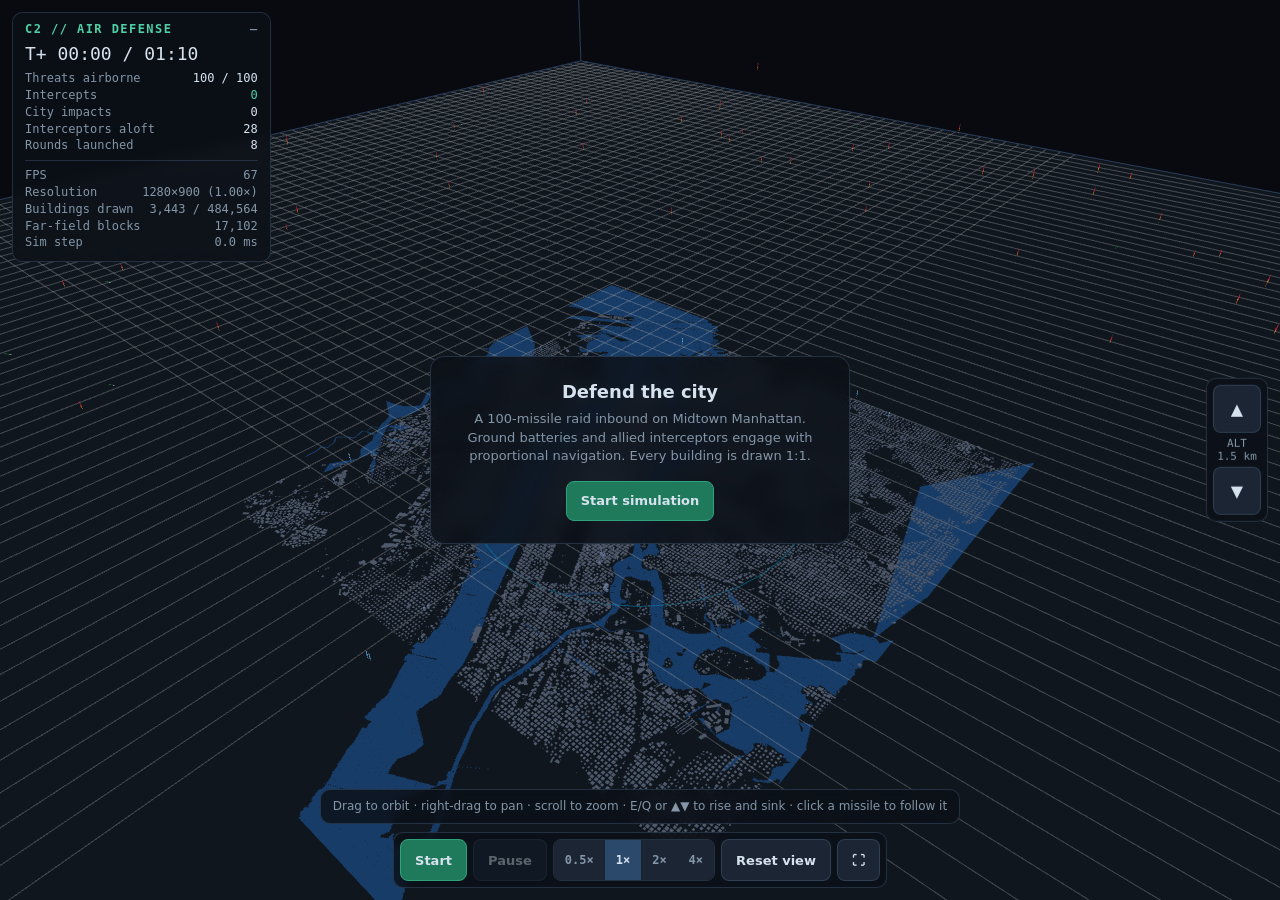
<file: play/defense-simulation/index.html>
<!doctypehtml><html lang=en><head><meta charset=utf-8><meta content="width=device-width,initial-scale=1,viewport-fit=cover"name=viewport><title>Defense Simulation</title><meta content="Missile-defense engagement over a 1:1 New York City, simulated in C++ and running in the browser via WebAssembly."name=description><style>:root{--bg:#080a10;--panel:rgba(12, 16, 24, 0.82);--line:rgba(120, 160, 200, 0.22);--text:#d6e2ee;--dim:#8496a8;--accent:#4fd1a5;--warn:#ffb347;--bad:#ff6b5a;--mono:ui-monospace,SFMono-Regular,Menlo,Consolas,monospace}*{box-sizing:border-box}body,html{margin:0;height:100%;overflow:hidden;background:var(--bg);color:var(--text);font:14px/1.4 system-ui,-apple-system,"Segoe UI",Roboto,sans-serif;-webkit-tap-highlight-color:transparent;user-select:none;-webkit-user-select:none}canvas#canvas{position:fixed;inset:0;width:100%;height:100%;display:block;touch-action:none;outline:0;cursor:grab}canvas#canvas:active{cursor:grabbing}.panel{position:fixed;background:var(--panel);border:1px solid var(--line);border-radius:10px;backdrop-filter:blur(6px);-webkit-backdrop-filter:blur(6px)}#hud{top:max(12px,env(safe-area-inset-top));left:max(12px,env(safe-area-inset-left));padding:10px 12px;min-width:210px;font-family:var(--mono);font-size:12px}#hud h1{margin:0 0 6px;font:600 12px/1 var(--mono);letter-spacing:.12em;color:var(--accent)}#hud .row{display:flex;justify-content:space-between;gap:16px}#hud .row span:first-child{color:var(--dim)}#hud .perf{margin-top:6px;padding-top:6px;border-top:1px solid var(--line);color:var(--dim)}#hud .clock{font-size:18px;color:var(--text);margin-bottom:4px}#hud button.collapse{position:absolute;top:6px;right:6px;border:0;background:0 0;color:var(--dim);font:14px var(--mono);cursor:pointer;padding:2px 6px}#hud.collapsed .body{display:none}#hud.collapsed{min-width:0}#dock{position:fixed;left:0;right:0;bottom:max(12px,env(safe-area-inset-bottom));display:flex;flex-direction:column;align-items:center;gap:8px;pointer-events:none;padding:0 12px}#dock>*{pointer-events:auto}#controls{position:static;display:flex;gap:6px;padding:6px;flex-wrap:wrap;justify-content:center;max-width:100%}button.ctl{border:1px solid var(--line);background:rgba(30,40,56,.9);color:var(--text);border-radius:8px;padding:9px 14px;font:600 13px system-ui,sans-serif;cursor:pointer;min-height:40px;touch-action:manipulation}button.ctl:hover{background:rgba(44,58,80,.95)}button.ctl:disabled{opacity:.4;cursor:default}button.ctl.primary{background:#1f7a5c;border-color:#2fa37c}button.ctl.primary:hover{background:#26906c}.speed{display:flex;border:1px solid var(--line);border-radius:8px;overflow:hidden}.speed button{border:0;background:rgba(30,40,56,.9);color:var(--dim);padding:0 11px;font:600 12px var(--mono);cursor:pointer;min-height:40px}.speed button.on{background:#2b4a6b;color:var(--text)}#freeCam{display:none}#freeCam.show{display:inline-block}#speedCycle,.ico{display:none}#hint{position:static;padding:8px 12px;font-size:12px;color:var(--dim);text-align:center;transition:opacity .6s}#hint.gone{opacity:0;pointer-events:none}#overlay{position:fixed;inset:0;display:flex;align-items:center;justify-content:center;pointer-events:none;padding:16px}#card{pointer-events:auto;background:var(--panel);border:1px solid var(--line);border-radius:14px;padding:22px 24px;width:min(420px,100%);text-align:center;backdrop-filter:blur(8px);-webkit-backdrop-filter:blur(8px)}#card h2{margin:0 0 6px;font-size:18px}#card p{margin:0 0 16px;color:var(--dim);font-size:13px}#card .stats{font-family:var(--mono);font-size:13px;margin:0 0 16px;color:var(--text)}.bar{height:6px;border-radius:3px;background:rgba(120,160,200,.15);overflow:hidden}.bar>div{height:100%;width:0%;background:var(--accent);transition:width .2s}#overlay.hidden{display:none}#lift{top:50%;right:max(12px,env(safe-area-inset-right));transform:translateY(-50%);display:flex;flex-direction:column;align-items:center;gap:4px;padding:6px}#lift button.ctl{width:48px;min-height:48px;padding:0;font-size:16px;touch-action:none}#lift .alt{font:11px/1.2 var(--mono);color:var(--dim);text-align:center}.good{color:var(--accent)}.warn{color:var(--warn)}.bad{color:var(--bad)}@media (max-width:560px){#hud{min-width:0;font-size:11px;line-height:1.3;padding:8px 10px}#hud .row{gap:10px}#hud .clock{font-size:15px;padding-right:18px}#hud .perf{margin-top:4px;padding-top:4px}#controls{flex-wrap:nowrap}button.ctl{padding:8px 11px;font-size:13px;min-width:44px;min-height:44px}.speed{display:none}#speedCycle,.ico{display:inline}#speedCycle{display:inline-block;font-family:var(--mono)}.lbl{display:none}}</style></head><body><canvas id=canvas oncontextmenu=event.preventDefault() tabindex=-1></canvas><div class=panel id=hud><button class=collapse id=hudToggle aria-label="Collapse panel">−</button><h1>C2 // AIR DEFENSE</h1><div class=body><div class=clock id=hClock>T+ 00:00</div><div class=row><span>Threats airborne</span><span id=hThreats>-</span></div><div class=row><span>Intercepts</span><span id=hIntercepts class=good>0</span></div><div class=row><span>City impacts</span><span id=hLosses>0</span></div><div class="row extra"><span>Interceptors aloft</span><span id=hInterceptors>-</span></div><div class="row extra"><span>Rounds launched</span><span id=hLaunched>-</span></div><div class=perf><div class=row><span>FPS</span><span id=hFps>-</span></div><div class=row><span>Resolution</span><span id=hRes>-</span></div><div class=row><span>Buildings drawn</span><span id=hDrawn>-</span></div><div class=row><span>Far-field blocks</span><span id=hBlocks>-</span></div><div class=row><span>Sim step</span><span id=hSim>-</span></div></div></div></div><div class=panel id=lift><button class=ctl id=liftUp aria-label="Raise camera"title="Raise camera (E / Page Up)">▲</button><div class=alt id=hAlt>ALT<br>1.5 km</div><button class=ctl id=liftDown aria-label="Lower camera"title="Lower camera (Q / Page Down)">▼</button></div><div id=dock><div class=panel id=hint></div><div class=panel id=controls><button class="ctl primary"id=startBtn disabled>Start</button> <button class=ctl id=pauseBtn disabled>Pause</button><div class=speed id=speed><button data-s=0.5>0.5×</button><button class=on data-s=1>1×</button><button data-s=2>2×</button><button data-s=4>4×</button></div><button class=ctl id=speedCycle aria-label="Playback speed">1×</button> <button class=ctl id=freeCam aria-label="Free camera"><span class=lbl>Free camera</span><span class=ico>✕</span></button> <button class=ctl id=resetView aria-label="Reset view"><span class=lbl>Reset view</span><span class=ico>⟲</span></button> <button class=ctl id=fsBtn aria-label=Fullscreen>⛶</button></div></div><div id=overlay><div id=card><h2 id=cardTitle>Loading simulation</h2><p id=cardText>Downloading the simulation and the 1:1 New York City map…</p><div class=stats id=cardStats hidden></div><div class=bar id=cardBar><div id=cardBarFill></div></div><button class="ctl primary"id=cardBtn hidden>Start simulation</button></div></div><script>!function(){"use strict";var e=function(e){return document.getElementById(e)},t=e("canvas"),n=!1,i=0,o=!1,a=window.matchMedia&&window.matchMedia("(pointer: coarse)").matches,r=.25;function d(){return Math.min(window.devicePixelRatio||1,3)}var s=Math.min(d(),2),l=d();function c(){return s}if(window.desiredCanvasWidth=function(){return Math.max(1,Math.round(window.innerWidth*c()))},window.desiredCanvasHeight=function(){return Math.max(1,Math.round(window.innerHeight*c()))},!document.createElement("canvas").getContext("webgl2"))return u("WebGL2 not available","This simulation needs a browser with WebGL2 (any current Chrome, Edge, Firefox, or Safari 15+).",null),void(e("cardBar").hidden=!0);function u(t,n,i,o){e("overlay").classList.remove("hidden"),e("cardTitle").textContent=t,e("cardText").textContent=n,e("cardBtn").hidden=!i,i&&(e("cardBtn").textContent=i),e("cardStats").hidden=!o,o&&(e("cardStats").innerHTML=o)}function h(){e("overlay").classList.add("hidden")}function w(e){return e=Math.max(0,Math.floor(e)),String(Math.floor(e/60)).padStart(2,"0")+":"+String(e%60).padStart(2,"0")}window.simReady=function(){n=!0,e("cardBar").hidden=!0,e("startBtn").disabled=!1,u("Defend the city","A 100-missile raid inbound on Midtown Manhattan. Ground batteries and allied interceptors engage with proportional navigation. Every building is drawn 1:1.","Start simulation")},window.simFailed=function(t){u("Something went wrong",t,null),e("cardBar").hidden=!0},window.hudUpdate=function(a){if(i=a.state,e("hClock").textContent="T+ "+w(a.t)+" / "+w(a.total),e("hThreats").textContent=a.hostiles+" / "+a.threatsTotal,e("hIntercepts").textContent=a.intercepts,e("hLosses").textContent=a.losses,e("hLosses").className=a.losses>0?"bad":"",e("hInterceptors").textContent=a.interceptors,e("hLaunched").textContent=a.launched,e("hFps").textContent=Math.round(a.fps),e("hRes").textContent=t.width+"×"+t.height+" ("+s.toFixed(2)+"×)",function(e,t){if(!n||document.hidden)return;var i=performance.now();if(i-T<1500)return;e<55?(k=0,B||(B=i),i-B>1500&&s>1&&(l=Math.max(1,s-r),F(s-r))):e>=57&&t<=1.05?(B=0,k||(k=i),i-k>3e3&&s<l&&F(s+r)):k=B=0}(a.fps,a.pxMin),e("hDrawn").textContent=a.drawn.toLocaleString()+" / "+a.buildings.toLocaleString(),e("hBlocks").textContent=a.massing.toLocaleString(),e("hSim").textContent=a.simMs.toFixed(1)+" ms",e("hAlt").innerHTML="ALT<br>"+a.alt.toFixed(1)+" km",o=!!a.following,e("freeCam").classList.toggle("show",o),e("startBtn").textContent=0===i?"Start":"Restart",e("pauseBtn").disabled=!(1===i||2===i),e("pauseBtn").textContent=2===i?"Resume":"Pause",3===i&&!f){f=!0;var d=0===a.losses;u(d?"City defended":"Engagement complete","The raid is over. Restart to run it again, or keep flying the camera around.","Restart",'<span class="good">'+a.intercepts+'</span> intercepts &middot; <span class="'+(d?"":"bad")+'">'+a.losses+"</span> city impacts &middot; "+a.launched+" rounds fired")}};var f=!1;function p(){n&&(f=!1,h(),Module._web_start())}e("cardBtn").onclick=function(){3===i&&h(),p()},e("startBtn").onclick=p,e("pauseBtn").onclick=function(){n&&Module._web_set_paused(1===i?1:0)},e("resetView").onclick=function(){n&&Module._web_reset_view()},e("freeCam").onclick=function(){n&&Module._web_free_camera()},e("hudToggle").onclick=function(){var t=e("hud").classList.toggle("collapsed");e("hudToggle").innerHTML=t?"+":"&minus;"};var m=[.5,1,2,4],v=1;function g(t){v=t,Array.prototype.forEach.call(e("speed").children,(function(e,n){e.classList.toggle("on",n===t)})),e("speedCycle").innerHTML=m[t]+"&times;",n&&Module._web_set_speed(m[t])}Array.prototype.forEach.call(e("speed").children,(function(e,t){e.onclick=function(){g(t)}})),[["liftUp",1],["liftDown",-1]].forEach((function(t){var i=e(t[0]);i.addEventListener("pointerdown",(function(e){n&&(i.setPointerCapture(e.pointerId),Module._web_set_lift(t[1]),M())})),["pointerup","pointercancel","lostpointercapture"].forEach((function(e){i.addEventListener(e,(function(){n&&Module._web_set_lift(0)}))})),i.addEventListener("contextmenu",(function(e){e.preventDefault()}))})),e("speedCycle").onclick=function(){g((v+1)%m.length)},e("hint").textContent=a?"Drag to orbit · two fingers to pan and pinch to zoom · ▲▼ to rise and sink · tap a missile to follow it":"Drag to orbit · right-drag to pan · scroll to zoom · E/Q or ▲▼ to rise and sink · click a missile to follow it",!(!document.documentElement.requestFullscreen&&!document.documentElement.webkitRequestFullscreen)||(e("fsBtn").hidden=!0),e("fsBtn").onclick=function(){var e=document,t=e.documentElement;e.fullscreenElement||e.webkitFullscreenElement?(e.exitFullscreen||e.webkitExitFullscreen).call(e):(t.requestFullscreen||t.webkitRequestFullscreen).call(t)},window.addEventListener("keydown",(function(t){n&&"INPUT"!==t.target.tagName&&("Space"===t.code?(t.preventDefault(),0===i?p():e("pauseBtn").click()):"KeyR"===t.code?p():"KeyF"!==t.code&&"Escape"!==t.code||Module._web_free_camera())}));var x=null;function M(){x||(x=setTimeout((function(){e("hint").classList.add("gone")}),2500))}var b=new Map,y=null;function _(){var e=Array.from(b.values());return{d:Math.hypot(e[0].x-e[1].x,e[0].y-e[1].y),mx:(e[0].x+e[1].x)/2,my:(e[0].y+e[1].y)/2}}var C=null;function L(){n&&Module._web_hover(-1,-1,0)}function E(e){if(b.has(e.pointerId)){if(b.delete(e.pointerId),y&&!y.moved&&0===b.size&&performance.now()-y.t<450){var n=t.getBoundingClientRect(),i=t.width/n.width,o=t.height/n.height;Module._web_tap((y.x-n.left)*i,(y.y-n.top)*o,(a?36:24)*i)}y=null,C=2===b.size?_():null}}t.addEventListener("pointerdown",(function(e){n&&(t.setPointerCapture(e.pointerId),L(),b.set(e.pointerId,{x:e.clientX,y:e.clientY,pan:1===e.button||2===e.button||e.shiftKey}),y=1===b.size?{x:e.clientX,y:e.clientY,t:performance.now(),moved:!1}:null,C=2===b.size?_():null,M())})),t.addEventListener("pointerleave",L),t.addEventListener("pointermove",(function(e){if(n&&"mouse"===e.pointerType&&0===b.size){var i=t.getBoundingClientRect(),o=t.width/i.width;Module._web_hover((e.clientX-i.left)*o,(e.clientY-i.top)*o,o)}})),t.addEventListener("pointermove",(function(e){var t=b.get(e.pointerId);if(t&&n){var i=e.clientX-t.x,o=e.clientY-t.y;if(t.x=e.clientX,t.y=e.clientY,y&&Math.hypot(e.clientX-y.x,e.clientY-y.y)>8&&(y.moved=!0),1===b.size)t.pan?Module._web_pan(i/window.innerHeight,o/window.innerHeight):Module._web_orbit(i,o);else if(2===b.size&&C){var a=_();a.d>0&&C.d>0&&Module._web_zoom(C.d/a.d),Module._web_pan((a.mx-C.mx)/window.innerHeight,(a.my-C.my)/window.innerHeight),C=a}}})),t.addEventListener("pointerup",E),t.addEventListener("pointercancel",E),t.addEventListener("wheel",(function(e){if(n){e.preventDefault();var t=e.deltaY*(1===e.deltaMode?16:2===e.deltaMode?400:1);Module._web_zoom(Math.exp(.0012*t)),M()}}),{passive:!1});var k=0,B=0,T=0;function F(e){e=Math.max(1,Math.min(e,l)),Math.abs(e-s)<.001||(s=e,T=performance.now(),k=B=0,S())}function S(){n&&Module._web_resize(window.desiredCanvasWidth(),window.desiredCanvasHeight())}window.addEventListener("resize",S),window.visualViewport&&window.visualViewport.addEventListener("resize",S),t.addEventListener("webglcontextlost",(function(e){e.preventDefault(),u("Graphics context lost","The browser reclaimed the GPU. Reload the page to continue.",null)})),window.Module={canvas:t,print:function(e){console.log(e)},printErr:function(e){console.warn(e)},setStatus:function(t){var i=t&&t.match(/\(([\d.]+)\/(\d+)\)/);if(i){var o=+i[1],a=+i[2];e("cardBarFill").style.width=(100*o/a).toFixed(1)+"%",e("cardText").textContent="Downloading the simulation and the 1:1 New York City map ("+(o/1048576).toFixed(1)+" / "+(a/1048576).toFixed(1)+" MB)"}else n||""!==t||(e("cardBarFill").style.width="100%",e("cardText").textContent="Building the city (485,000 buildings)…")},onAbort:function(){window.simFailed("The simulation stopped unexpectedly. Reload to try again.")}}}()</script><script async src=index.js></script></body></html>
</file>
